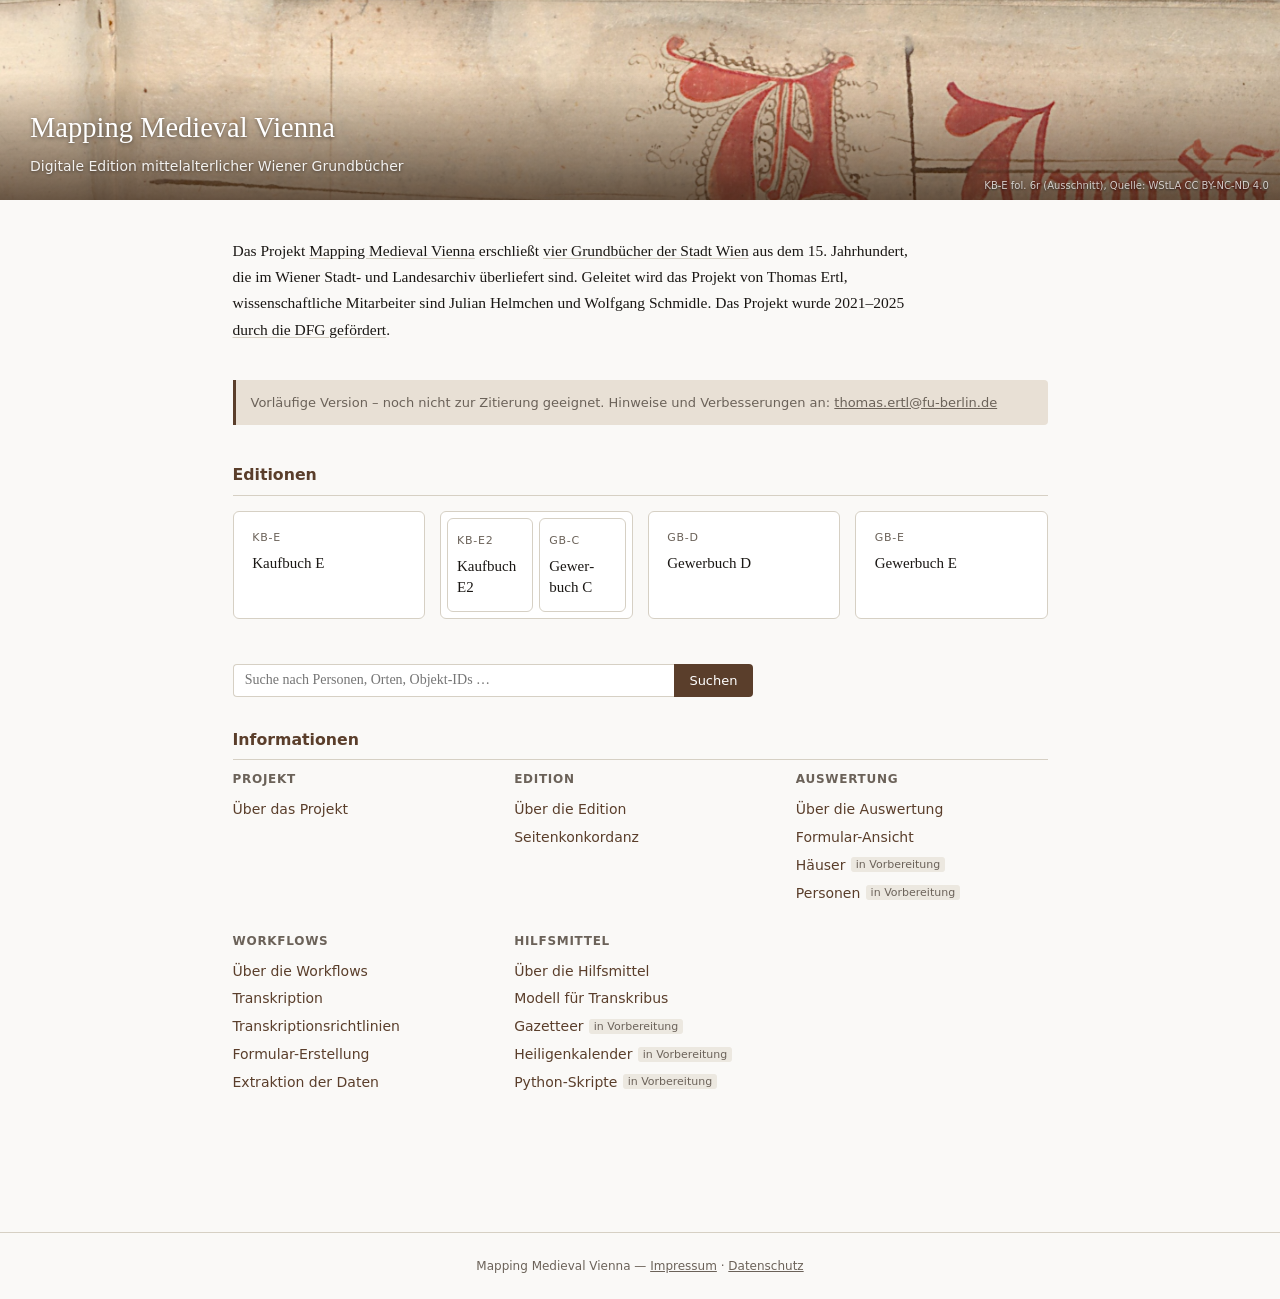
<file: index.html>
<!DOCTYPE html>
<html lang="de">
<head>
  <meta charset="UTF-8">
  <meta name="viewport" content="width=device-width, initial-scale=1">
  <title>Mapping Medieval Vienna</title>
  <link rel="stylesheet" href="css/base.css">
  <link rel="stylesheet" href="css/index.css">
  <meta name="google-site-verification" content="PkQpsX5D-S-4uLQ4yErrwiQcm6beGgzowtJSC74OO1g" />
</head>
<body>

<header>
  <img class="header-image" src="anno-domini.jpg" alt="Initiale aus einem Wiener Grundbuch des 15. Jahrhunderts">
  <div class="header-text">
    <h1>Mapping Medieval Vienna</h1>
    <p>Digitale Edition mittelalterlicher Wiener Grundbücher</p>
  </div>
  <div class="header-caption">KB-E fol. 6r (Ausschnitt), Quelle: WStLA CC BY-NC-ND 4.0</div>
</header>

<main>
  <div class="intro">
    <p>Das Projekt <a href="info.html?p=projekt/index">Mapping Medieval Vienna</a> erschließt 
    <a href="info.html?p=edition/ueber-die-edition">vier Grundbücher der Stadt Wien</a> aus dem
    15. Jahrhundert, die im Wiener Stadt- und Landesarchiv überliefert sind.
    Geleitet wird das Projekt von Thomas Ertl, 
    wissenschaftliche Mitarbeiter sind Julian Helmchen und Wolfgang Schmidle.
    Das Projekt wurde 2021–2025 
    <a href="https://gepris.dfg.de/gepris/projekt/460256739">durch die DFG gefördert</a>.
    </p>
  </div>

  <div class="notice">
    Vorläufige Version – noch nicht zur Zitierung geeignet.
    Hinweise und Verbesserungen an: <a href="mailto:thomas.ertl@fu-berlin.de">thomas.ertl@fu-berlin.de</a>
  </div>

  <h2>Editionen</h2>
  <p class="section-intro"></p>
  <div class="editions">
    <a class="edition-card" href="viewer.html?e=KB-E">
      <div class="sigel">KB-E</div>
      <div class="title">Kaufbuch E</div>
    </a>
    <div class="edition-group">
      <div class="edition-group-cards">
        <a class="edition-card" href="viewer.html?e=KB-E2_GB-C#3">
          <div class="sigel">KB-E2</div>
          <div class="title">Kaufbuch E2</div>
        </a>
        <a class="edition-card" href="viewer.html?e=KB-E2_GB-C#81">
          <div class="sigel">GB-C</div>
          <div class="title">Ge&shy;wer&shy;buch C</div>
        </a>
      </div>
    </div>
    <a class="edition-card" href="viewer.html?e=GB-D">
      <div class="sigel">GB-D</div>
      <div class="title">Gewerbuch D</div>
    </a>
    <a class="edition-card" href="viewer.html?e=GB-E">
      <div class="sigel">GB-E</div>
      <div class="title">Gewerbuch E</div>
    </a>
  </div>

  <div class="search-bar-wrap">
    <form id="quick-search" action="search.html" method="get" autocomplete="off">
      <input type="search" name="fuzzy" placeholder="Suche nach Personen, Orten, Objekt-IDs …" aria-label="Suche">
      <button type="submit">Suchen</button>
    </form>
  </div>

  <h2>Informationen</h2>
  <div class="info-sections">

    <div class="info-section">
      <h3>Projekt</h3>
      <ul>
        <li><a href="info.html?p=projekt/index">Über das Projekt</a></li>
      </ul>
    </div>

    <div class="info-section">
      <h3>Edition</h3>
      <ul>
        <li><a href="info.html?p=edition/ueber-die-edition">Über die Edition</a></li>
        <li><a href="info.html?p=edition/seitenkonkordanz">Seitenkonkordanz</a></li>
      </ul>
    </div>

    <div class="info-section">
      <h3>Auswertung</h3>
      <ul>
        <li><a href="info.html?p=auswertung/ueber-die-auswertung">Über die Auswertung</a></li>
        <li><a href="info.html?p=auswertung/formular-ansicht">Formular-Ansicht</a></li>
        <li><a href="info.html?p=auswertung/haeuser">Häuser<span class="wip">in Vorbereitung</span></a></li>
        <li><a href="info.html?p=auswertung/personen">Personen<span class="wip">in Vorbereitung</span></a></li>
      </ul>
    </div>

    <div class="info-section">
      <h3>Workflows</h3>
      <ul>
        <li><a href="info.html?p=workflows/ueber-die-workflows">Über die Workflows</a></li>
        <li><a href="info.html?p=workflows/transkription">Transkription</a></li>
        <li><a href="info.html?p=workflows/transkriptionsrichtlinien">Transkriptionsrichtlinien</a></li>
        <li><a href="info.html?p=workflows/formular-erstellung">Formular-Erstellung</a></li>
        <li><a href="info.html?p=workflows/extraktion-der-daten">Extraktion der Daten</a></li>
      </ul>
    </div>

    <div class="info-section">
      <h3>Hilfsmittel</h3>
      <ul>
        <li><a href="info.html?p=hilfsmittel/ueber-die-hilfsmittel">Über die Hilfsmittel</a></li>
        <li><a href="info.html?p=hilfsmittel/modell-fuer-transkribus">Modell für Transkribus</a></li>
        <li><a href="info.html?p=hilfsmittel/gazetteer">Gazetteer<span class="wip">in Vorbereitung</span></a></li>
        <li><a href="info.html?p=hilfsmittel/heiligenkalender">Heiligenkalender<span class="wip">in Vorbereitung</span></a></li>
        <li><a href="info.html?p=hilfsmittel/python-skripte">Python-Skripte<span class="wip">in Vorbereitung</span></a></li>
      </ul>
    </div>

  </div>

</main>

<footer>
  Mapping Medieval Vienna —
  <a href="info.html?p=impressum">Impressum</a> ·
  <a href="info.html?p=datenschutz">Datenschutz</a>
</footer>

</body>
</html>
</file>
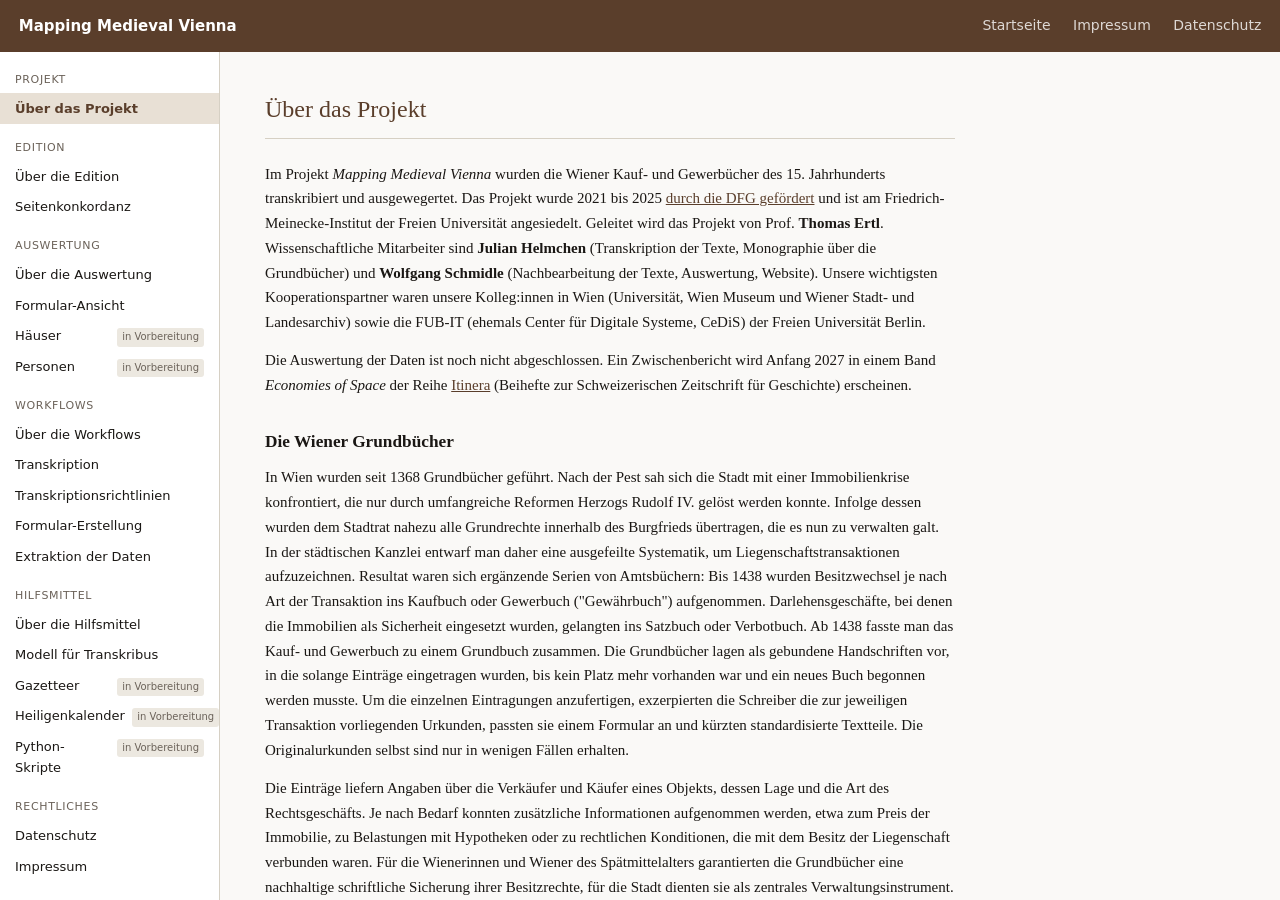
<file: info.html>
<!DOCTYPE html>
<html lang="de">
<head>
  <meta charset="UTF-8">
  <meta name="viewport" content="width=device-width, initial-scale=1">
  <title>Mapping Medieval Vienna</title>
  <link rel="stylesheet" href="css/base.css">
  <link rel="stylesheet" href="css/info.css">
</head>
<body>

<header id="site-header">
  <span id="site-title">Mapping Medieval Vienna</span>
  <span id="header-sep"></span>
  <a href="index.html" style="margin-left:0.5rem;">Startseite</a>
  <a href="info.html?p=impressum" style="margin-left:0.5rem;">Impressum</a>
  <a href="info.html?p=datenschutz" style="margin-left:0.5rem;">Datenschutz</a>
</header>

<div id="info-layout">
  <nav id="info-nav">
    <div id="info-nav-inner"></div>
  </nav>
  <main id="info-main">
    <article id="info-content"></article>
  </main>
</div>

<script src="lib/marked.min.js"></script>
<script src="js/info.js"></script>
</body>
</html>
</file>
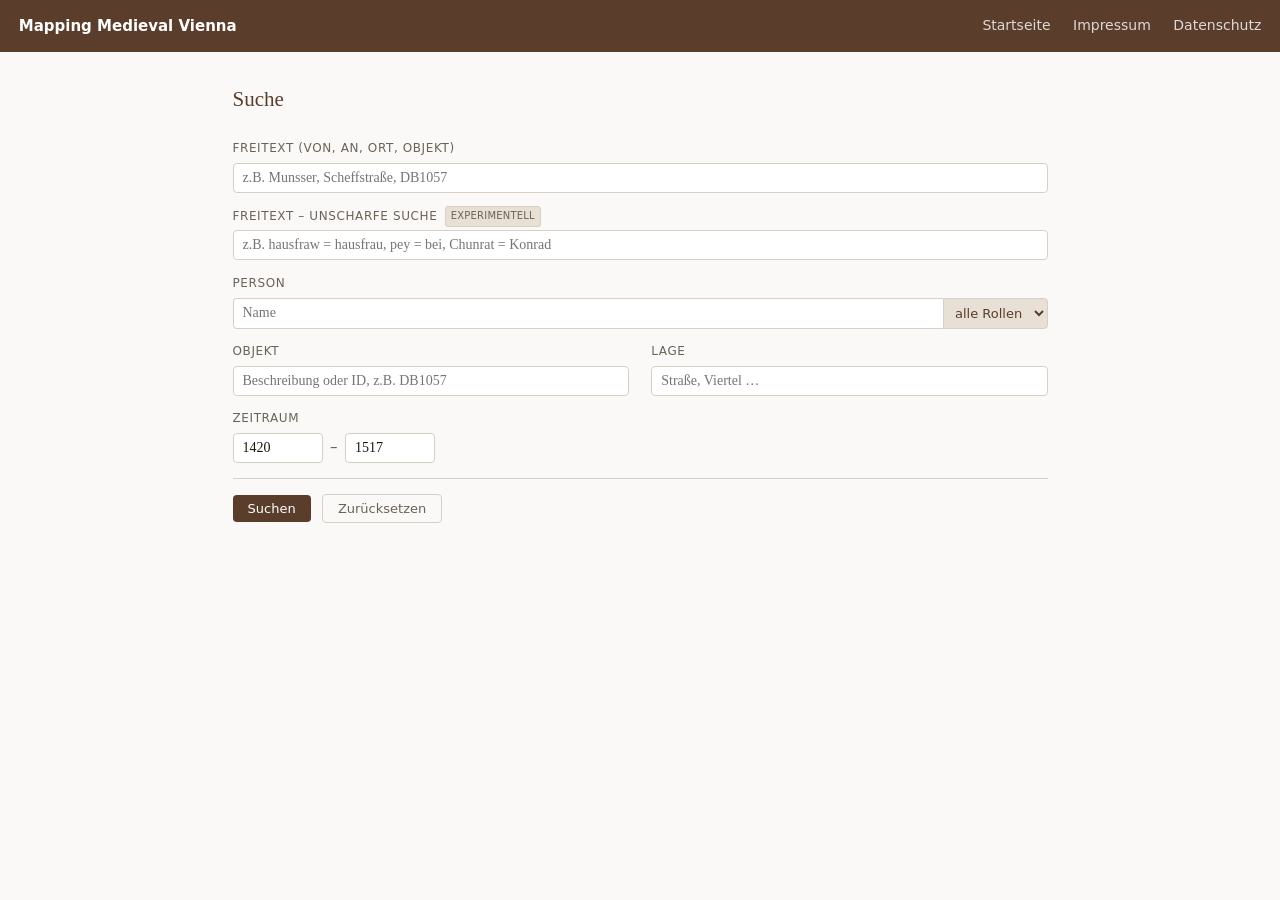
<file: search.html>
<!DOCTYPE html>
<html lang="de">
<head>
  <meta charset="UTF-8">
  <meta name="viewport" content="width=device-width, initial-scale=1">
  <title>Suche – Mapping Medieval Vienna</title>
  <link rel="stylesheet" href="css/base.css">
  <link rel="stylesheet" href="css/search.css">
</head>
<body>

<header id="site-header">
  <span id="site-title">Mapping Medieval Vienna</span>
  <span id="header-sep"></span>
  <a href="index.html" style="margin-left:0.5rem;">Startseite</a>
  <a href="info.html?p=impressum" style="margin-left:0.5rem;">Impressum</a>
  <a href="info.html?p=datenschutz" style="margin-left:0.5rem;">Datenschutz</a>
</header>

<div id="search-layout">
  <main id="search-main">

    <h1 id="search-heading">Suche</h1>

    <form id="search-form" autocomplete="off">
      <div class="field-grid">

        <div class="field-group full-width">
          <label for="q-text">Freitext (von, an, Ort, Objekt)</label>
          <input type="search" id="q-text" placeholder="z.B. Munsser, Scheffstraße, DB1057">
        </div>

        <div class="field-group full-width">
          <label for="q-fuzzy">
            Freitext – unscharfe Suche
            <span class="fuzzy-tag">experimentell</span>
          </label>
          <input type="search" id="q-fuzzy" placeholder="z.B. hausfraw = hausfrau, pey = bei, Chunrat = Konrad">
        </div>

        <div class="field-group full-width person-group">
          <label for="q-person">Person</label>
          <div class="person-inputs">
            <input type="search" id="q-person" placeholder="Name">
            <select id="q-person-rolle">
              <option value="alle">alle Rollen</option>
              <option value="von">von</option>
              <option value="an">an</option>
              <option value="neben">neben</option>
            </select>
          </div>
        </div>

        <div class="field-group">
          <label for="q-objekt">Objekt</label>
          <input type="search" id="q-objekt" placeholder="Beschreibung oder ID, z.B. DB1057">
        </div>

        <div class="field-group">
          <label for="q-lage">Lage</label>
          <input type="search" id="q-lage" placeholder="Straße, Viertel …">
        </div>

        <div class="field-group year-range">
          <label>Zeitraum</label>
          <div class="year-inputs">
            <input type="number" id="q-year-from" value="1420" min="1420" max="1517">
            <span>–</span>
            <input type="number" id="q-year-to"   value="1517" min="1420" max="1517">
          </div>
        </div>

      </div>

      <div class="form-footer">
        <button type="submit" id="btn-search">Suchen</button>
        <button type="button" id="btn-reset">Zurücksetzen</button>
        <span id="result-count"></span>
      </div>
    </form>

    <div id="results"></div>

  </main>
</div>

<script src="js/search.js"></script>
</body>
</html>
</file>
<file: css/base.css>
:root {
  --col-bg: #faf9f7;
  --col-border: #d6d0c4;
  --col-accent: #5a3e2b;
  --col-accent-light: #e8e0d5;
  --col-text: #1a1714;
  --col-muted: #6b6259;
  --font-main: Georgia, 'Times New Roman', serif;
  --font-ui: system-ui, -apple-system, sans-serif;
  --nav-w: 200px;
  --header-h: 52px;
}

*, *::before, *::after { box-sizing: border-box; margin: 0; padding: 0; }

html, body {
  height: 100%;
  font-family: var(--font-main);
  background: var(--col-bg);
  color: var(--col-text);
  font-size: 15px;
  line-height: 1.65;
}

/* ── Header ── */
#site-header {
  position: fixed; top: 0; left: 0; right: 0;
  height: var(--header-h);
  background: var(--col-accent);
  color: #fff;
  display: flex; align-items: center;
  padding: 0 1.25rem;
  gap: 1rem;
  z-index: 100;
}
#site-header a { color: #fff; text-decoration: none; font-family: var(--font-ui); font-size: 14px; opacity: 0.8; }
#site-header a:hover { opacity: 1; }
#site-title { font-size: 15px; font-weight: 600; font-family: var(--font-ui); white-space: nowrap; }
#header-sep { flex: 1; }
</file>
<file: css/index.css>
/* ── Layout ── */
body { line-height: 1.7; }

main { max-width: 860px; margin: 2.5rem auto; padding: 0 1.5rem 4rem; }

/* ── Header: image with text overlay ── */
header {
  position: relative;
  color: #fff;
}
.header-image {
  width: 100%;
  display: block;
  height: 200px;
  object-fit: cover;
  object-position: center 30%;
}
.header-text {
  position: absolute;
  bottom: 0; left: 0; right: 0;
  padding: 2rem 2rem 1.4rem;
  background: linear-gradient(to bottom, transparent 0%, rgba(50, 30, 15, 0.72) 100%);
}
.header-caption {
  position: absolute;
  bottom: 0.4rem; right: 0.75rem;
  font-family: var(--font-ui); font-size: 10px;
  color: rgba(255,255,255,0.75);
  text-shadow: 0 1px 2px rgba(0,0,0,0.6);
}
header h1 { font-size: 1.9rem; font-weight: normal; text-shadow: 0 1px 4px rgba(0,0,0,0.5); }
header p  { margin-top: 0.2rem; font-family: var(--font-ui); font-size: 14px; opacity: 0.9; text-shadow: 0 1px 3px rgba(0,0,0,0.5); }

/* ── Intro ── */
.intro {
  font-size: 15.5px;
  margin-bottom: 2.5rem;
  max-width: 680px;
}
.intro p + p { margin-top: 0.8rem; }
.intro a {
  color: inherit;
  text-decoration: underline;
  text-decoration-color: var(--col-border);
  text-underline-offset: 2px;
}
.intro a:hover { text-decoration-color: var(--col-accent); }

/* ── Notice ── */
.notice {
  background: var(--col-accent-light); border-left: 3px solid var(--col-accent);
  padding: 0.75rem 1rem; font-family: var(--font-ui); font-size: 13px;
  color: var(--col-muted); border-radius: 0 4px 4px 0; margin-bottom: 2.5rem;
}
.notice a { color: var(--col-muted); }

/* ── Section headings ── */
h2 {
  font-size: 1.05rem; font-family: var(--font-ui); font-weight: 600;
  color: var(--col-accent); margin-bottom: 0.6rem; padding-bottom: 0.4rem;
  border-bottom: 1px solid var(--col-border);
}
.section-intro {
  font-family: var(--font-ui); font-size: 13.5px; color: var(--col-muted);
  margin-bottom: 1rem;
}

/* ── Editions grid ── */
.editions {
  display: grid;
  grid-template-columns: repeat(auto-fit, minmax(190px, 1fr));
  gap: 1rem; margin-bottom: 3rem;
}
.edition-card {
  display: block; text-decoration: none; background: #fff;
  border: 1px solid var(--col-border); border-radius: 6px;
  padding: 1.1rem 1.25rem;
  transition: border-color 0.15s, box-shadow 0.15s;
}
.edition-card:hover { border-color: var(--col-accent); box-shadow: 0 2px 8px rgba(90,62,43,0.1); }
.edition-card .sigel { font-family: var(--font-ui); font-size: 11px; text-transform: uppercase; letter-spacing: 0.07em; color: var(--col-muted); margin-bottom: 0.35rem; }
.edition-card .title { font-size: 15px; color: var(--col-text); line-height: 1.4; }

/* ── Edition group (two books in one file) ── */
.edition-group {
  border: 1px solid var(--col-border);
  border-radius: 6px;
  background: #fff;
  padding: 0.4rem;
  min-width: 0;
}
.edition-group-cards {
  display: grid;
  grid-template-columns: 1fr 1fr;
  gap: 0.4rem;
}
.edition-group .edition-card {
  padding: 0.85rem 0.6rem;
  margin: 0;
  min-width: 0;
}
.edition-group .edition-card .title {
  word-break: break-word;
  hyphens: auto;
}

/* ── Info sections ── */
.info-sections {
  display: grid;
  grid-template-columns: repeat(auto-fit, minmax(220px, 1fr));
  gap: 1.5rem 2rem;
  margin-bottom: 2rem;
}
.info-section h3 {
  font-family: var(--font-ui); font-size: 12px; text-transform: uppercase;
  letter-spacing: 0.06em; color: var(--col-muted); margin-bottom: 0.5rem;
}
.info-section ul { list-style: none; }
.info-section li { margin-bottom: 0.15rem; }
.info-section a {
  font-family: var(--font-ui); font-size: 14px; color: var(--col-accent);
  text-decoration: none;
}
.info-section a:hover { text-decoration: underline; }
.wip {
  font-size: 11px; color: var(--col-muted); background: #ece8e0;
  border-radius: 3px; padding: 1px 5px; margin-left: 0.35rem;
  vertical-align: middle; white-space: nowrap;
}

/* ── Quick search bar ── */
.search-bar-wrap { margin-bottom: 2rem; }
#quick-search { display: flex; gap: 0; max-width: 520px; }
#quick-search input {
  flex: 1;
  font-family: var(--font-main);
  font-size: 14px;
  padding: 0.5rem 0.75rem;
  border: 1px solid var(--col-border);
  border-right: none;
  border-radius: 4px 0 0 4px;
  background: #fff;
  color: var(--col-text);
}
#quick-search input:focus { outline: none; border-color: var(--col-accent); }
#quick-search button {
  font-family: var(--font-ui);
  font-size: 13px;
  padding: 0.5rem 1rem;
  background: var(--col-accent);
  color: #fff;
  border: none;
  border-radius: 0 4px 4px 0;
  cursor: pointer;
  white-space: nowrap;
}
#quick-search button:hover { background: #4a3020; }

/* ── Footer ── */
footer {
  margin-top: 3rem; padding: 1.5rem; border-top: 1px solid var(--col-border);
  font-family: var(--font-ui); font-size: 12px; color: var(--col-muted); text-align: center;
}
footer a { color: var(--col-muted); }
</file>
<file: css/info.css>
/* ── Info page layout ── */
#info-layout {
  display: flex;
  height: 100vh;
  padding-top: var(--header-h);
}

/* ── Sidebar nav ── */
#info-nav {
  width: 220px;
  flex-shrink: 0;
  border-right: 1px solid var(--col-border);
  overflow-y: auto;
  background: #fff;
  padding: 0.75rem 0 2rem;
}

.info-nav-section {
  font-family: var(--font-ui);
  font-size: 11px;
  text-transform: uppercase;
  letter-spacing: 0.06em;
  color: var(--col-muted);
  padding: 1rem 1rem 0.3rem;
}
.info-nav-section:first-child { padding-top: 0.5rem; }

.info-nav-link {
  display: flex;
  align-items: baseline;
  gap: 0.5rem;
  padding: 0.3rem 1rem;
  font-family: var(--font-ui);
  font-size: 13px;
  color: var(--col-text);
  text-decoration: none;
}
.info-nav-link:hover { background: var(--col-accent-light); }
.info-nav-link.active {
  background: var(--col-accent-light);
  font-weight: 600;
  color: var(--col-accent);
}

.wip-badge {
  font-size: 10px;
  font-family: var(--font-ui);
  color: var(--col-muted);
  background: #ece8e0;
  border-radius: 3px;
  padding: 1px 5px;
  white-space: nowrap;
  margin-left: auto;
}
.info-nav-link.active .wip-badge {
  background: #d8d0c4;
}

/* ── Main content ── */
#info-main {
  flex: 1;
  overflow-y: auto;
  padding: 2.5rem 3rem;
  max-width: 780px;
}

/* ── Markdown prose styles ── */
#info-content h1 {
  font-size: 1.6rem;
  font-weight: normal;
  margin-bottom: 1.5rem;
  padding-bottom: 0.6rem;
  border-bottom: 1px solid var(--col-border);
  color: var(--col-accent);
}
#info-content h2 {
  font-size: 1.15rem;
  font-weight: 600;
  margin: 2rem 0 0.6rem;
}
#info-content h3 {
  font-size: 1rem;
  font-weight: 600;
  margin: 1.5rem 0 0.4rem;
}
#info-content p {
  margin-bottom: 0.9rem;
}
#info-content ul, #info-content ol {
  margin: 0.5rem 0 0.9rem 1.5rem;
}
#info-content li { margin-bottom: 0.25rem; }
#info-content a { color: var(--col-accent); }
#info-content code {
  font-family: var(--font-ui);
  font-size: 0.88em;
  background: #ece8e0;
  padding: 0.1em 0.35em;
  border-radius: 3px;
}
#info-content pre {
  background: #ece8e0;
  padding: 1rem;
  border-radius: 4px;
  overflow-x: auto;
  margin-bottom: 1rem;
}
#info-content pre code { background: none; padding: 0; }
#info-content table {
  border-collapse: collapse;
  margin-bottom: 1rem;
  font-size: 14px;
}
#info-content th, #info-content td {
  border: 1px solid var(--col-border);
  padding: 0.4rem 0.75rem;
  text-align: left;
}
#info-content th { background: #ece8e0; font-weight: 600; }

/* ── WIP notice ── */
.wip-notice {
  color: var(--col-muted);
  font-family: var(--font-ui);
  font-size: 14px;
  font-style: italic;
  margin-top: 0.5rem;
}
</file>
<file: css/search.css>
/* ── Search page layout ── */
#search-layout {
  padding-top: var(--header-h);
  min-height: 100vh;
}
#search-main {
  max-width: 860px;
  margin: 0 auto;
  padding: 2rem 1.5rem 4rem;
}
h1#search-heading {
  font-size: 1.4rem;
  font-weight: normal;
  color: var(--col-accent);
  margin-bottom: 1.5rem;
}

/* ── Form ── */
.field-grid {
  display: grid;
  grid-template-columns: 1fr 1fr;
  gap: 0.9rem 1.5rem;
  margin-bottom: 1rem;
}
.field-group { display: flex; flex-direction: column; gap: 0.25rem; }
.field-group.full-width { grid-column: 1 / -1; }

.field-group label {
  font-family: var(--font-ui);
  font-size: 12px;
  text-transform: uppercase;
  letter-spacing: 0.05em;
  color: var(--col-muted);
}
.field-group input {
  font-family: var(--font-main);
  font-size: 14px;
  padding: 0.4rem 0.6rem;
  border: 1px solid var(--col-border);
  border-radius: 4px;
  background: #fff;
  color: var(--col-text);
}
.field-group input:focus {
  outline: none;
  border-color: var(--col-accent);
}

/* ── Person field with role dropdown ── */
.person-inputs {
  display: flex;
  gap: 0;
}
.person-inputs input {
  flex: 1;
  border-right: none;
  border-radius: 4px 0 0 4px;
}
.person-inputs input:focus {
  outline: none;
  border-color: var(--col-accent);
  /* keep right border gone even on focus */
  border-right: none;
}
.person-inputs select {
  font-family: var(--font-ui);
  font-size: 13px;
  padding: 0.4rem 0.5rem;
  border: 1px solid var(--col-border);
  border-radius: 0 4px 4px 0;
  background: var(--col-accent-light);
  color: var(--col-accent);
  cursor: pointer;
  /* prevent shrinking */
  flex-shrink: 0;
  appearance: auto;
}
.person-inputs select:focus {
  outline: none;
  border-color: var(--col-accent);
}

.year-range .year-inputs {
  display: flex;
  align-items: center;
  gap: 0.5rem;
}
.year-range input { width: 90px; }
.year-range span { color: var(--col-muted); font-family: var(--font-ui); }

.form-footer {
  display: flex;
  align-items: center;
  gap: 0.75rem;
  margin-top: 1rem;
  padding-top: 1rem;
  border-top: 1px solid var(--col-border);
}
.form-footer button {
  font-family: var(--font-ui);
  font-size: 13px;
  padding: 0.4rem 1rem;
  border-radius: 4px;
  cursor: pointer;
}
#btn-search {
  background: var(--col-accent);
  color: #fff;
  border: none;
}
#btn-search:hover { background: #4a3020; }
#btn-reset {
  background: none;
  border: 1px solid var(--col-border);
  color: var(--col-muted);
}
#btn-reset:hover { background: var(--col-accent-light); }

#result-count {
  font-family: var(--font-ui);
  font-size: 13px;
  color: var(--col-muted);
  margin-left: auto;
}

/* ── Results ── */
#results { margin-top: 1.5rem; }

.result-card {
  border: 1px solid var(--col-border);
  border-radius: 5px;
  padding: 0.85rem 1rem;
  margin-bottom: 0.75rem;
  background: #fff;
}
.result-card:hover { border-color: var(--col-accent); }

.result-header {
  display: flex;
  align-items: baseline;
  gap: 0.75rem;
  margin-bottom: 0.5rem;
}
.result-id {
  font-family: var(--font-ui);
  font-size: 14px;
  font-weight: 600;
  color: var(--col-accent);
  text-decoration: none;
}
.result-id:hover { text-decoration: underline; }
.result-edition {
  font-family: var(--font-ui);
  font-size: 12px;
  color: var(--col-muted);
}
.result-page {
  font-family: var(--font-ui);
  font-size: 12px;
  color: var(--col-muted);
}
.result-page::before { content: '· '; }
.result-comment {
  font-family: var(--font-ui);
  font-size: 12px;
  font-style: italic;
  color: var(--col-muted);
  margin-bottom: 0.35rem;
}

.result-fields {
  display: grid;
  grid-template-columns: 5rem 1fr;
  gap: 0.15rem 0.75rem;
  font-size: 14px;
}
.result-field { display: contents; }
.result-field dt {
  font-family: var(--font-ui);
  font-size: 11px;
  text-transform: uppercase;
  letter-spacing: 0.04em;
  color: var(--col-muted);
  padding-top: 0.15rem;
  white-space: nowrap;
}
.result-field dd { color: var(--col-text); margin: 0; }

.obj-id {
  font-family: var(--font-ui);
  font-size: 11px;
  background: var(--col-accent-light);
  border-radius: 3px;
  padding: 1px 5px;
  margin-left: 0.4rem;
  color: var(--col-accent);
}

.result-field dd mark {
  background: #f5e9a0;
  color: inherit;
  border-radius: 2px;
  padding: 0 1px;
}
.result-field dd mark.mark-fuzzy {
  background: #ddeedd;
  color: inherit;
  border-radius: 2px;
  padding: 0 1px;
}

.result-truncated {
  font-family: var(--font-ui);
  font-size: 13px;
  color: var(--col-muted);
  font-style: italic;
  margin-top: 1rem;
}
.search-error {
  font-family: var(--font-ui);
  font-size: 13px;
  color: #a00;
  margin-top: 1rem;
}

@media (max-width: 600px) {
  .field-grid { grid-template-columns: 1fr; }
  .field-group.full-width { grid-column: 1; }
}

/* ── Unscharfe Suche ── */
.fuzzy-tag {
  display: inline-block;
  font-size: 10px;
  font-family: var(--font-ui);
  background: var(--col-accent-light);
  color: var(--col-muted);
  border: 1px solid var(--col-border);
  border-radius: 3px;
  padding: 1px 5px;
  letter-spacing: 0.02em;
  vertical-align: middle;
  margin-left: 0.3em;
}
</file>
